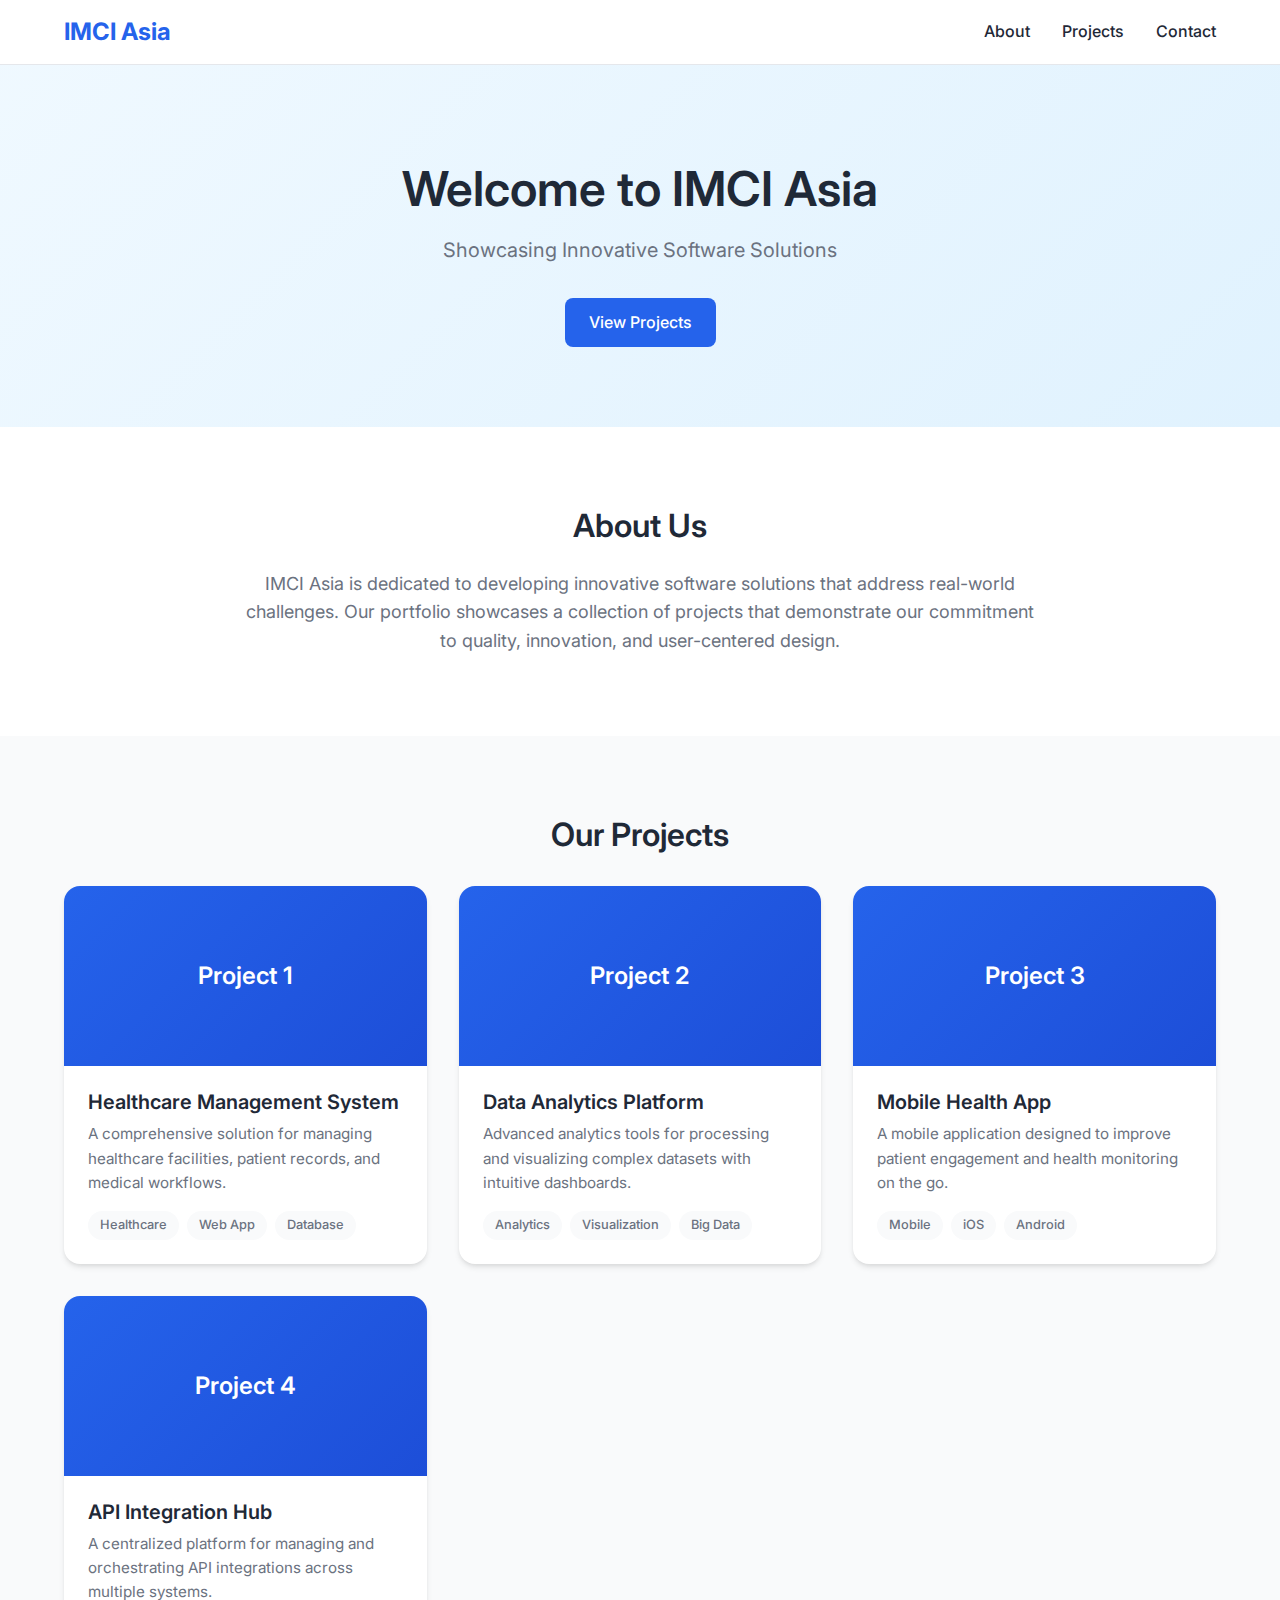
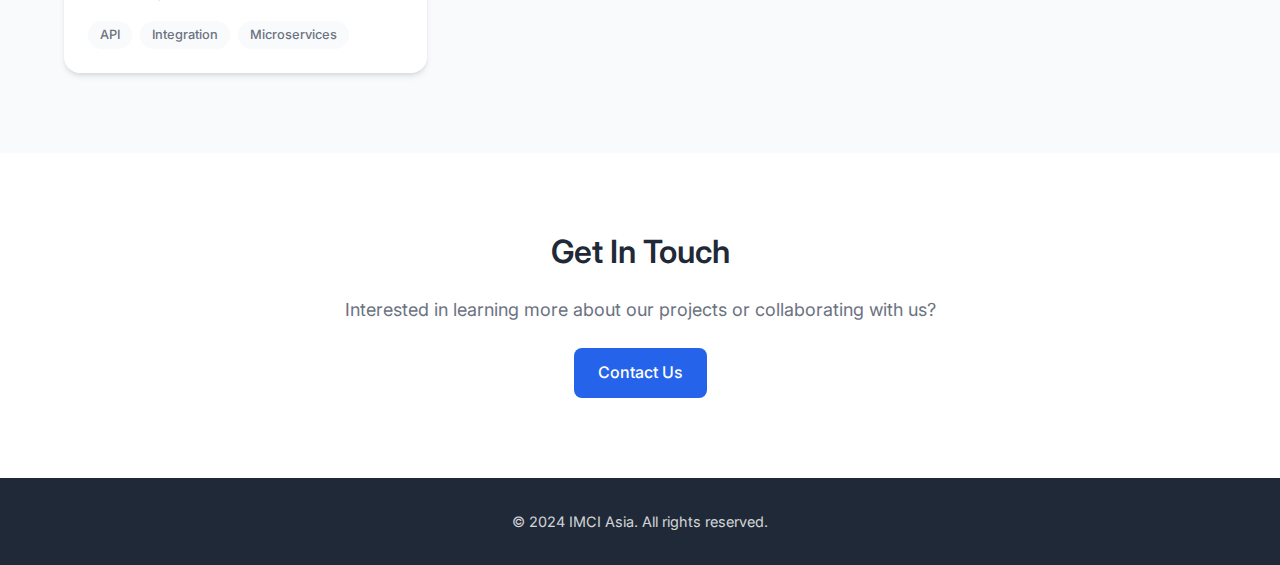
<file: index.html>
<!DOCTYPE html>
<html lang="en">
<head>
    <meta charset="UTF-8">
    <meta name="viewport" content="width=device-width, initial-scale=1.0">
    <title>IMCI Asia - Software Portfolio</title>
    <link rel="stylesheet" href="css/style.css">
    <link rel="preconnect" href="https://fonts.googleapis.com">
    <link rel="preconnect" href="https://fonts.gstatic.com" crossorigin>
    <link href="https://fonts.googleapis.com/css2?family=Inter:wght@300;400;500;600;700&display=swap" rel="stylesheet">
</head>
<body>
    <header class="header">
        <nav class="nav container">
            <a href="#" class="logo">IMCI Asia</a>
            <button class="nav-toggle" aria-label="Toggle navigation" aria-expanded="false">
                <span class="hamburger"></span>
            </button>
            <ul class="nav-links">
                <li><a href="#about">About</a></li>
                <li><a href="#projects">Projects</a></li>
                <li><a href="#contact">Contact</a></li>
            </ul>
        </nav>
    </header>

    <main>
        <section class="hero">
            <div class="container">
                <h1>Welcome to IMCI Asia</h1>
                <p class="hero-subtitle">Showcasing Innovative Software Solutions</p>
                <a href="#projects" class="btn btn-primary">View Projects</a>
            </div>
        </section>

        <section id="about" class="about section">
            <div class="container">
                <h2>About Us</h2>
                <p>IMCI Asia is dedicated to developing innovative software solutions that address real-world challenges. Our portfolio showcases a collection of projects that demonstrate our commitment to quality, innovation, and user-centered design.</p>
            </div>
        </section>

        <section id="projects" class="projects section">
            <div class="container">
                <h2>Our Projects</h2>
                <div class="projects-grid">
                    <article class="project-card">
                        <div class="project-image">
                            <div class="project-placeholder">Project 1</div>
                        </div>
                        <div class="project-content">
                            <h3>Healthcare Management System</h3>
                            <p>A comprehensive solution for managing healthcare facilities, patient records, and medical workflows.</p>
                            <div class="project-tags">
                                <span class="tag">Healthcare</span>
                                <span class="tag">Web App</span>
                                <span class="tag">Database</span>
                            </div>
                        </div>
                    </article>

                    <article class="project-card">
                        <div class="project-image">
                            <div class="project-placeholder">Project 2</div>
                        </div>
                        <div class="project-content">
                            <h3>Data Analytics Platform</h3>
                            <p>Advanced analytics tools for processing and visualizing complex datasets with intuitive dashboards.</p>
                            <div class="project-tags">
                                <span class="tag">Analytics</span>
                                <span class="tag">Visualization</span>
                                <span class="tag">Big Data</span>
                            </div>
                        </div>
                    </article>

                    <article class="project-card">
                        <div class="project-image">
                            <div class="project-placeholder">Project 3</div>
                        </div>
                        <div class="project-content">
                            <h3>Mobile Health App</h3>
                            <p>A mobile application designed to improve patient engagement and health monitoring on the go.</p>
                            <div class="project-tags">
                                <span class="tag">Mobile</span>
                                <span class="tag">iOS</span>
                                <span class="tag">Android</span>
                            </div>
                        </div>
                    </article>

                    <article class="project-card">
                        <div class="project-image">
                            <div class="project-placeholder">Project 4</div>
                        </div>
                        <div class="project-content">
                            <h3>API Integration Hub</h3>
                            <p>A centralized platform for managing and orchestrating API integrations across multiple systems.</p>
                            <div class="project-tags">
                                <span class="tag">API</span>
                                <span class="tag">Integration</span>
                                <span class="tag">Microservices</span>
                            </div>
                        </div>
                    </article>
                </div>
            </div>
        </section>

        <section id="contact" class="contact section">
            <div class="container">
                <h2>Get In Touch</h2>
                <p>Interested in learning more about our projects or collaborating with us?</p>
                <a href="mailto:contact@imciasia.com" class="btn btn-primary">Contact Us</a>
            </div>
        </section>
    </main>

    <footer class="footer">
        <div class="container">
            <p>&copy; 2024 IMCI Asia. All rights reserved.</p>
        </div>
    </footer>

    <script>
        // Mobile navigation toggle
        const navToggle = document.querySelector('.nav-toggle');
        const navLinks = document.querySelector('.nav-links');

        navToggle.addEventListener('click', () => {
            const isExpanded = navToggle.getAttribute('aria-expanded') === 'true';
            navToggle.setAttribute('aria-expanded', !isExpanded);
            navLinks.classList.toggle('nav-open');
        });

        // Close mobile menu when clicking a link
        document.querySelectorAll('.nav-links a').forEach(link => {
            link.addEventListener('click', () => {
                navToggle.setAttribute('aria-expanded', 'false');
                navLinks.classList.remove('nav-open');
            });
        });
    </script>
</body>
</html>
</file>
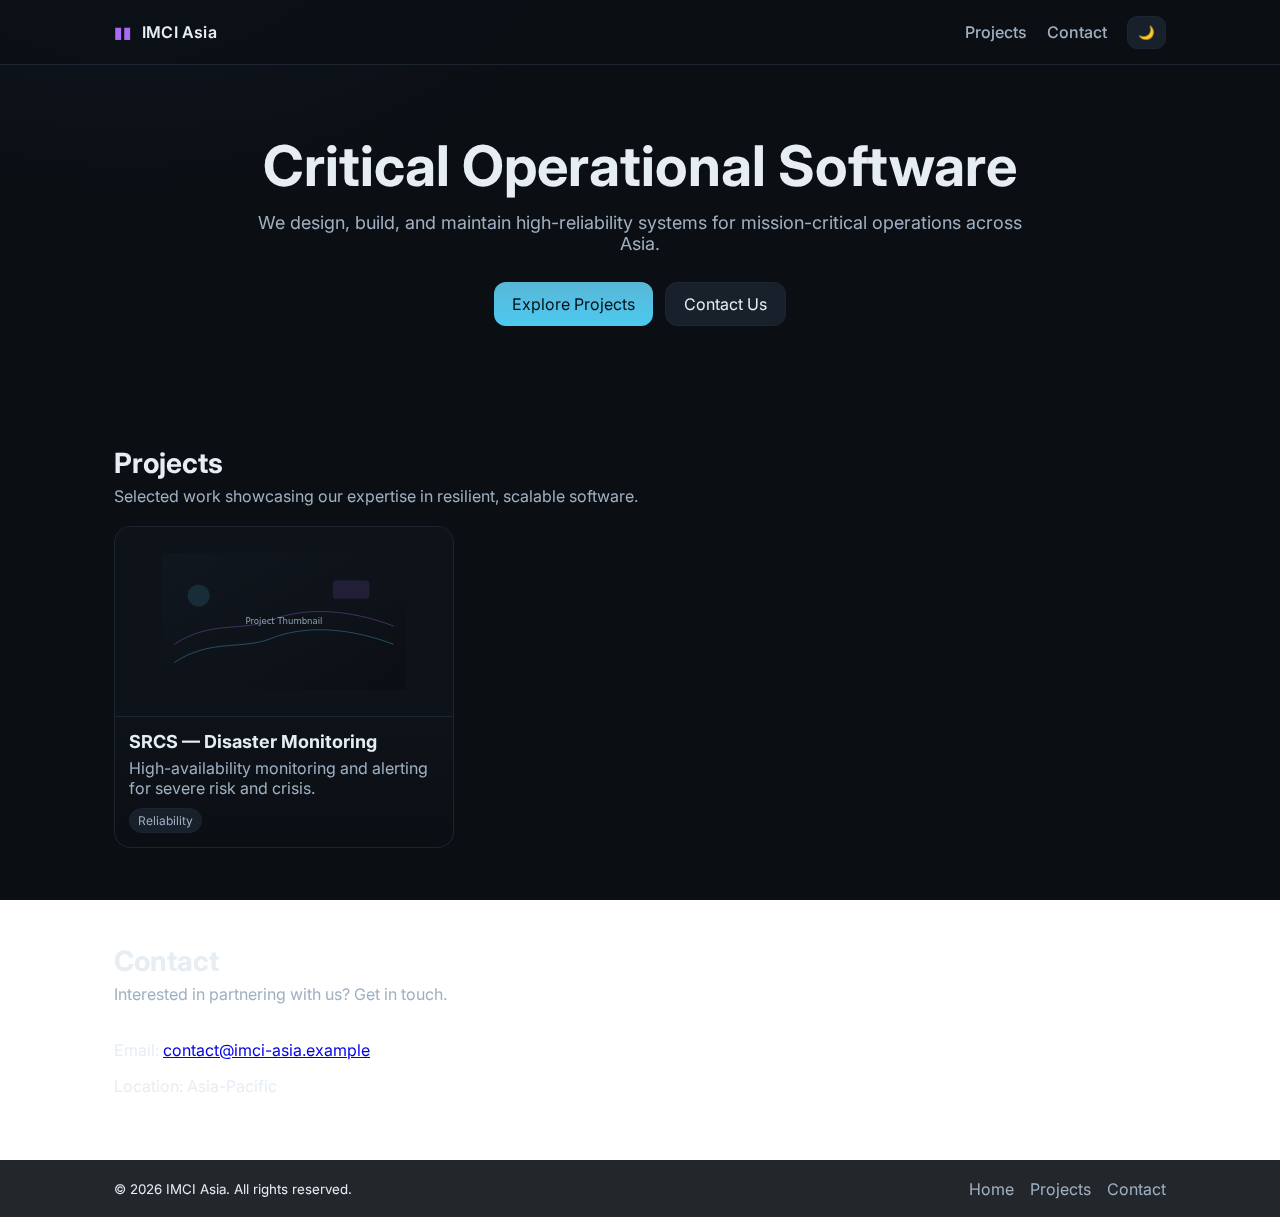
<file: docs/index.html>
<!doctype html>
<html lang="en">
  <head>
    <meta charset="utf-8" />
    <meta name="viewport" content="width=device-width, initial-scale=1" />
    <title>IMCI Asia — Critical Operational Software</title>
    <meta name="description" content="IMCI Asia builds critical operational software for demanding environments." />
    <link rel="preconnect" href="https://fonts.googleapis.com">
    <link rel="preconnect" href="https://fonts.gstatic.com" crossorigin>
    <link href="https://fonts.googleapis.com/css2?family=Inter:wght@400;500;600;700&display=swap" rel="stylesheet">
    <link rel="stylesheet" href="./styles/main.css" />
    <link rel="icon" href="./assets/favicon.svg" />
  </head>
  <body>
    <header class="site-header">
      <div class="container header-inner">
        <a class="logo" href="./index.html">
          <span class="logo-mark">▮▮</span>
          <span class="logo-text">IMCI Asia</span>
        </a>
        <nav class="nav">
          <a href="#projects">Projects</a>
          <a href="#contact">Contact</a>
          <button id="themeToggle" class="icon-button" aria-label="Toggle theme">🌙</button>
        </nav>
      </div>
    </header>

    <main>
      <section class="hero">
        <div class="container hero-inner">
          <h1>Critical Operational Software</h1>
          <p class="subtitle">We design, build, and maintain high-reliability systems for mission-critical operations across Asia.</p>
          <div class="hero-cta">
            <a class="button primary" href="#projects">Explore Projects</a>
            <a class="button" href="#contact">Contact Us</a>
          </div>
        </div>
      </section>

      <section id="projects" class="section">
        <div class="container">
          <div class="section-header">
            <h2>Projects</h2>
            <p>Selected work showcasing our expertise in resilient, scalable software.</p>
          </div>

          <div class="grid projects-grid">
            <a class="card project-card" href="./projects/disaster-monitoring.html">
              <div class="card-media">
                <img src="./assets/placeholder-1.svg" alt="Disaster Monitoring thumbnail" />
              </div>
              <div class="card-content">
                <h3>SRCS — Disaster Monitoring</h3>
                <p>High-availability monitoring and alerting for severe risk and crisis.</p>
                <span class="chip">Reliability</span>
              </div>
            </a>

            <!-- Duplicate cards for more projects; see README for instructions -->
          </div>
        </div>
      </section>

      <section id="contact" class="section">
        <div class="container">
          <div class="section-header">
            <h2>Contact</h2>
            <p>Interested in partnering with us? Get in touch.</p>
          </div>
          <div class="contact">
            <div>
              <p>Email: <a href="mailto:contact@imci-asia.example">contact@imci-asia.example</a></p>
              <p>Location: Asia-Pacific</p>
            </div>
          </div>
        </div>
      </section>
    </main>

    <footer class="site-footer">
      <div class="container footer-inner">
        <small>© <span id="year"></span> IMCI Asia. All rights reserved.</small>
        <div class="footer-links">
          <a href="./index.html">Home</a>
          <a href="#projects">Projects</a>
          <a href="#contact">Contact</a>
        </div>
      </div>
    </footer>

    <script src="./scripts/main.js"></script>
  </body>
</html>
</file>
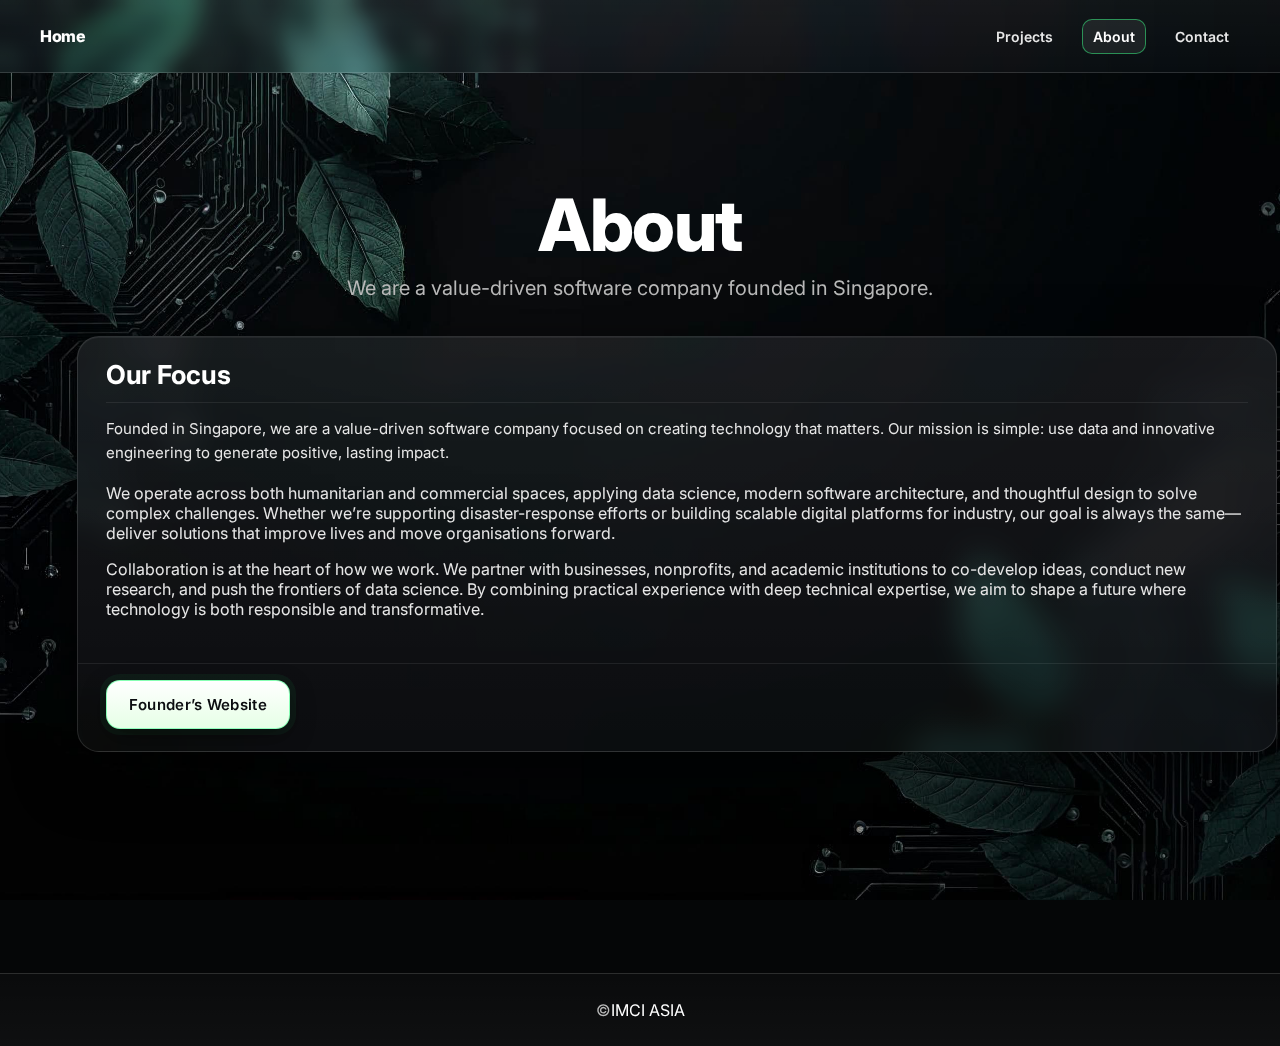
<file: about.html>
<!DOCTYPE html>
<html lang="en">
  <head>
    <meta charset="UTF-8" />
    <meta name="viewport" content="width=device-width, initial-scale=1" />
    <title>About • IMCI ASIA</title>
    <link rel="preconnect" href="https://fonts.googleapis.com">
    <link rel="preconnect" href="https://fonts.gstatic.com" crossorigin>
    <link href="https://fonts.googleapis.com/css2?family=Inter:wght@300;400;600;800&display=swap" rel="stylesheet">
    <link rel="stylesheet" href="assets/css/style.css" />
    
  </head>
  <body>
    <header class="site-header">
      <div class="header-inner">
        <a class="brand" href="index.html" aria-label="Home">Home</a>
        <nav class="site-nav" aria-label="Primary">
          <a href="projects.html">Projects</a>
          <a href="about.html" aria-current="page">About</a>
          <a href="contact.html">Contact</a>
        </nav>
      </div>
    </header>

    <main class="page">
      <header class="page-header">
        <h1 class="page-title">About</h1>
        <p class="page-subtitle">We are a value-driven software company founded in Singapore.</p>
      </header>

      <section class="cards" style="grid-template-columns: 1fr;">
        <article class="card">
          <div class="card-body">
            <h2 class="card-title">Our Focus</h2>
            <p class="card-desc">Founded in Singapore, we are a value-driven software company focused on creating technology that matters. Our mission is simple: use data and innovative engineering to generate positive, lasting impact.</p>
            <p>We operate across both humanitarian and commercial spaces, applying data science, modern software architecture, and thoughtful design to solve complex challenges. Whether we’re supporting disaster-response efforts or building scalable digital platforms for industry, our goal is always the same—deliver solutions that improve lives and move organisations forward.</p>
            <p>Collaboration is at the heart of how we work. We partner with businesses, nonprofits, and academic institutions to co-develop ideas, conduct new research, and push the frontiers of data science. By combining practical experience with deep technical expertise, we aim to shape a future where technology is both responsible and transformative.</p>
          </div>
          <div class="card-footer">
            <a class="btn" href="https://example.com" target="_blank" rel="noopener" aria-label="Visit founder's website">Founder’s Website</a>
          </div>
        </article>
      </section>
    </main>

    <footer class="site-footer">
      <div class="footer-inner">© <span>IMCI ASIA</span></div>
    </footer>
  </body>
</html>
</file>
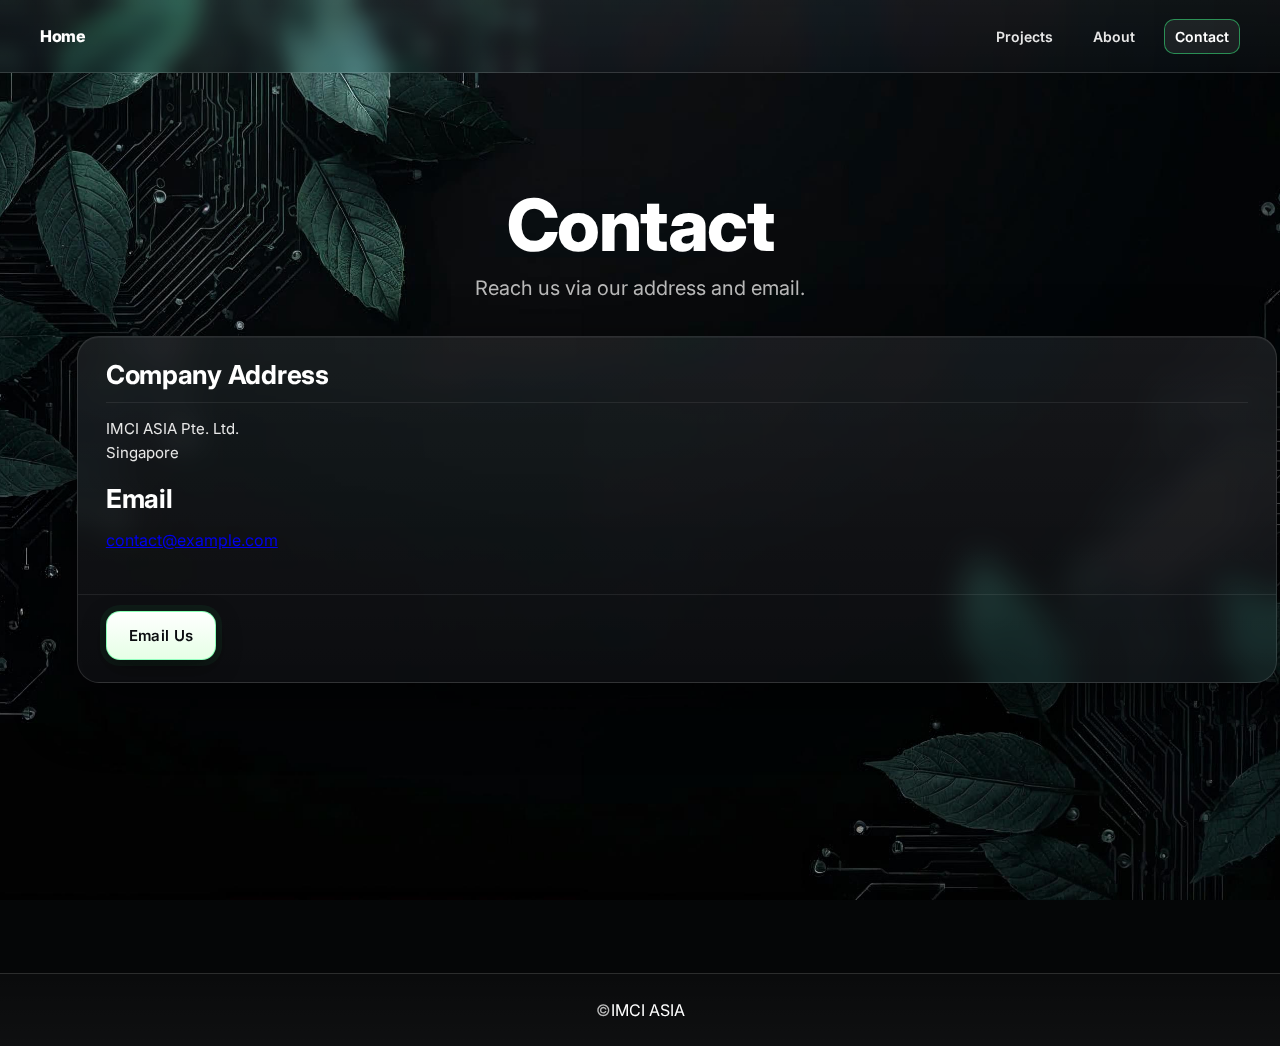
<file: contact.html>
<!DOCTYPE html>
<html lang="en">
  <head>
    <meta charset="UTF-8" />
    <meta name="viewport" content="width=device-width, initial-scale=1" />
    <title>Contact • IMCI ASIA</title>
    <link rel="preconnect" href="https://fonts.googleapis.com">
    <link rel="preconnect" href="https://fonts.gstatic.com" crossorigin>
    <link href="https://fonts.googleapis.com/css2?family=Inter:wght@300;400;600;800&display=swap" rel="stylesheet">
    <link rel="stylesheet" href="assets/css/style.css" />
    
  </head>
  <body>
    <header class="site-header">
      <div class="header-inner">
        <a class="brand" href="index.html" aria-label="Home">Home</a>
        <nav class="site-nav" aria-label="Primary">
          <a href="projects.html">Projects</a>
          <a href="about.html">About</a>
          <a href="contact.html" aria-current="page">Contact</a>
        </nav>
      </div>
    </header>

    <main class="page">
      <header class="page-header">
        <h1 class="page-title">Contact</h1>
        <p class="page-subtitle">Reach us via our address and email.</p>
      </header>

      <section class="cards" style="grid-template-columns: 1fr;">
        <article class="card">
          <div class="card-body">
            <h2 class="card-title">Company Address</h2>
            <p class="card-desc">IMCI ASIA Pte. Ltd.<br>Singapore</p>
            <h2 class="card-title" style="margin-top:18px;">Email</h2>
            <p><a href="mailto:contact@example.com">contact@example.com</a></p>
          </div>
          <div class="card-footer">
            <a class="btn" href="mailto:contact@example.com" aria-label="Email IMCI ASIA">Email Us</a>
          </div>
        </article>
      </section>
    </main>

    <footer class="site-footer">
      <div class="footer-inner">© <span>IMCI ASIA</span></div>
    </footer>
  </body>
</html>
</file>
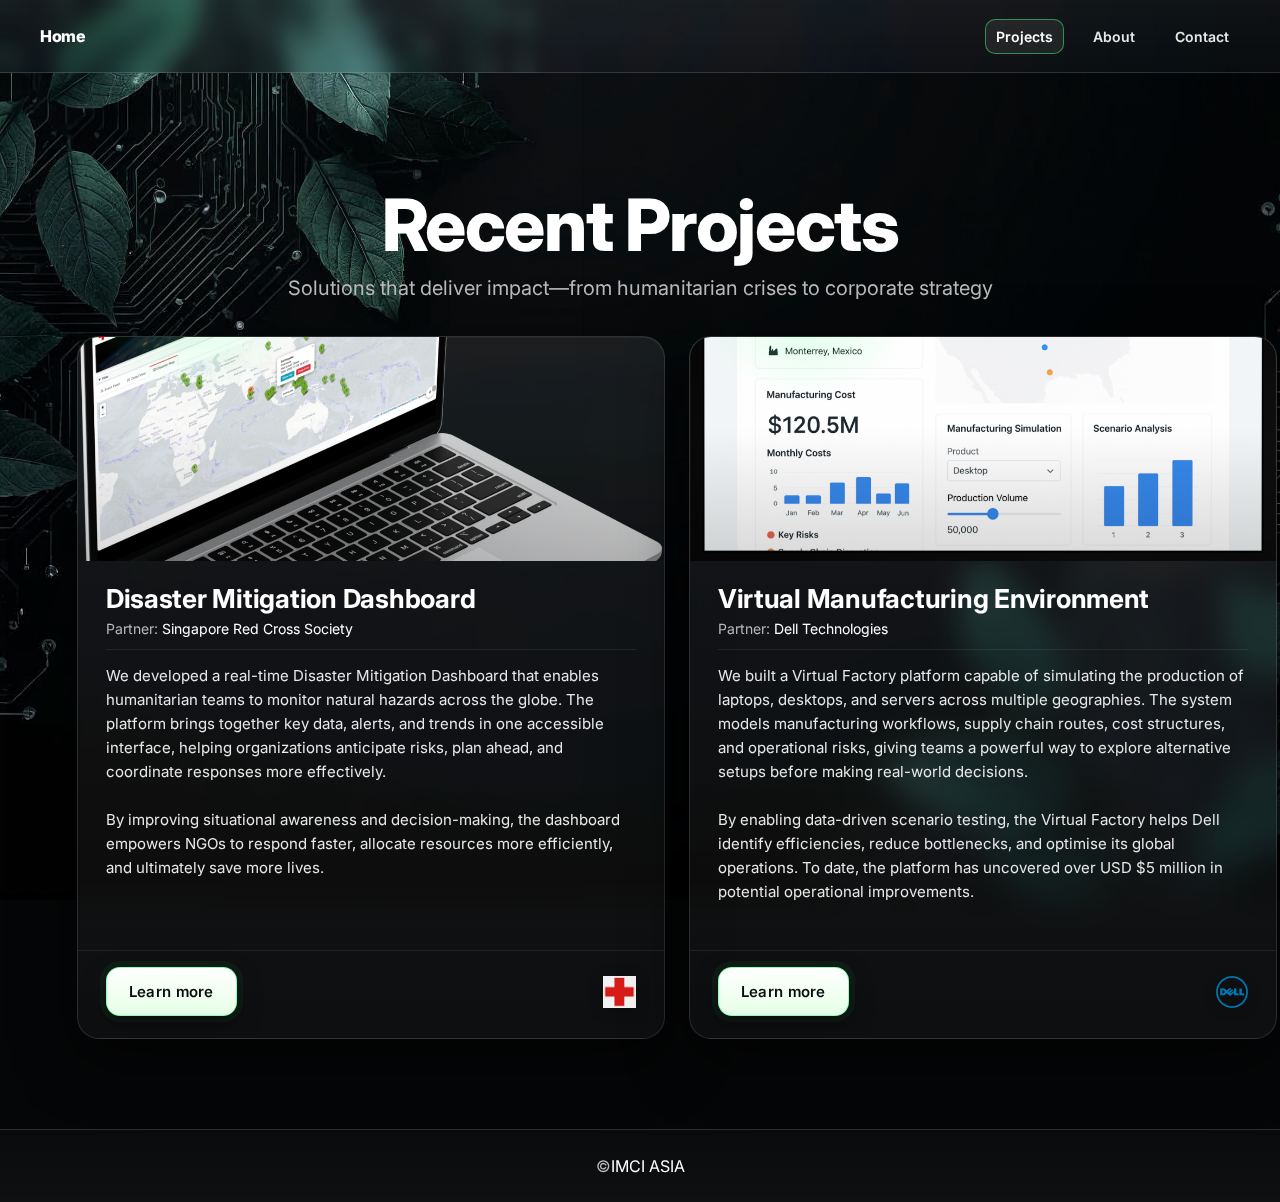
<file: projects.html>
<!DOCTYPE html>
<html lang="en">
  <head>
    <meta charset="UTF-8" />
    <meta name="viewport" content="width=device-width, initial-scale=1" />
    <title>Projects • IMCI ASIA</title>
    <link rel="preconnect" href="https://fonts.googleapis.com">
    <link rel="preconnect" href="https://fonts.gstatic.com" crossorigin>
    <link href="https://fonts.googleapis.com/css2?family=Inter:wght@300;400;600;800&display=swap" rel="stylesheet">
    <link rel="stylesheet" href="assets/css/style.css" />
    
  </head>
  <body>
    <header class="site-header">
      <div class="header-inner">
        <a class="brand" href="index.html" aria-label="Home">Home</a>
        <nav class="site-nav" aria-label="Primary">
          <a href="projects.html" aria-current="page">Projects</a>
          <a href="about.html">About</a>
          <a href="contact.html">Contact</a>
        </nav>
      </div>
    </header>
    

    <main class="page">
      <header class="page-header">
        <h1 class="page-title">Recent Projects</h1>
        <p class="page-subtitle">Solutions that deliver impact—from humanitarian crises to corporate strategy</p>
      </header>

      <section class="cards">
        <article class="card">
          <div class="card-media">
            <img src="assets/screenshots/1_main.png" alt="Disaster Mitigation Dashboard screenshot" loading="lazy" />
          </div>
          <div class="card-body">
            <h2 class="card-title">Disaster Mitigation Dashboard</h2>
            <div class="card-partner">Partner: <span>Singapore Red Cross Society</span></div>
            <p class="card-desc">We developed a real-time Disaster Mitigation Dashboard that enables humanitarian teams to monitor natural hazards across the globe. The platform brings together key data, alerts, and trends in one accessible interface, helping organizations anticipate risks, plan ahead, and coordinate responses more effectively. <br> <br> By improving situational awareness and decision-making, the dashboard empowers NGOs to respond faster, allocate resources more efficiently, and ultimately save more lives.</p>
          </div>
          <div class="card-footer">
            <a class="btn" href="#" aria-label="Learn more about Disaster Mitigation Dashboard">Learn more</a>
            <img class="partner-logo" src="assets/screenshots/1_logo.jpg" alt="Singapore Red Cross Society logo" />
          </div>
        </article>

        <article class="card">
          <div class="card-media">
            <img src="assets/screenshots/2_main.png" alt="Should Costing Virtual Manufacturing Environment screenshot" loading="lazy" />
          </div>
          <div class="card-body">
            <h2 class="card-title">Virtual Manufacturing Environment</h2>
            <div class="card-partner">Partner: <span>Dell Technologies</span></div>
            <p class="card-desc">We built a Virtual Factory platform capable of simulating the production of laptops, desktops, and servers across multiple geographies. The system models manufacturing workflows, supply chain routes, cost structures, and operational risks, giving teams a powerful way to explore alternative setups before making real-world decisions. <br><br> By enabling data-driven scenario testing, the Virtual Factory helps Dell identify efficiencies, reduce bottlenecks, and optimise its global operations. To date, the platform has uncovered over USD $5 million in potential operational improvements.</p>
          </div>
           <div class="card-footer">
             <a class="btn" href="#" aria-label="Learn more about the Virtual Manufacturing Environment">Learn more</a>
             <img class="partner-logo" src="assets/screenshots/2_logo.png" alt="Dell Technologies logo" />
           </div>
        </article>
      </section>
    </main>
    <footer class="site-footer">
      <div class="footer-inner">© <span>IMCI ASIA</span></div>
    </footer>
  </body>
</html>
</file>
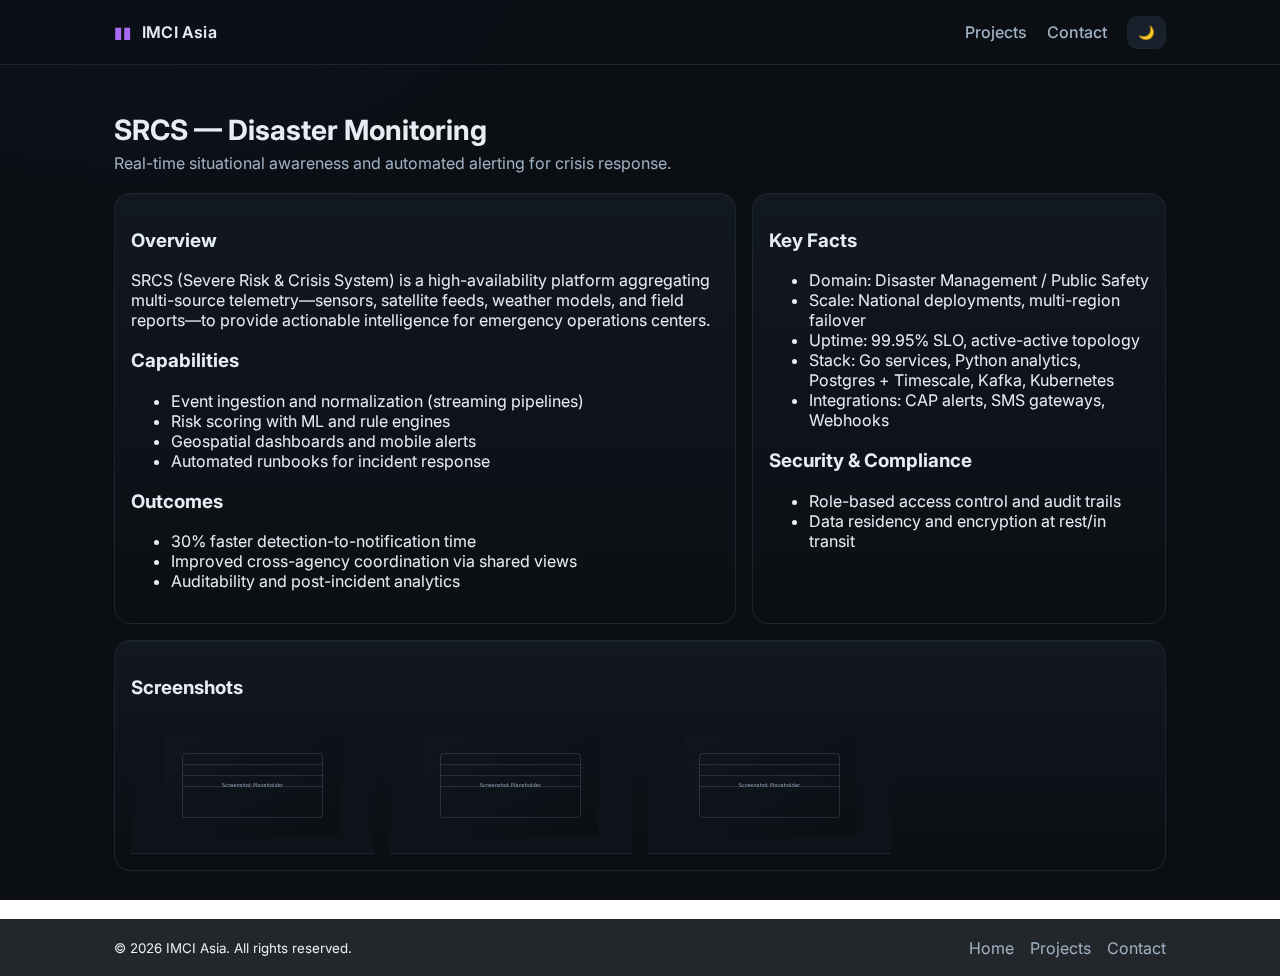
<file: docs/projects/disaster-monitoring.html>
<!doctype html>
<html lang="en">
  <head>
    <meta charset="utf-8" />
    <meta name="viewport" content="width=device-width, initial-scale=1" />
    <title>SRCS — Disaster Monitoring | IMCI Asia</title>
    <meta name="description" content="High-availability monitoring and alerting platform for severe risk and crisis situations (SRCS)." />
    <link rel="preconnect" href="https://fonts.googleapis.com">
    <link rel="preconnect" href="https://fonts.gstatic.com" crossorigin>
    <link href="https://fonts.googleapis.com/css2?family=Inter:wght@400;500;600;700&display=swap" rel="stylesheet">
    <link rel="stylesheet" href="../styles/main.css" />
    <link rel="icon" href="../assets/favicon.svg" />
  </head>
  <body>
    <header class="site-header">
      <div class="container header-inner">
        <a class="logo" href="../index.html">
          <span class="logo-mark">▮▮</span>
          <span class="logo-text">IMCI Asia</span>
        </a>
        <nav class="nav">
          <a href="../index.html#projects">Projects</a>
          <a href="../index.html#contact">Contact</a>
          <button id="themeToggle" class="icon-button" aria-label="Toggle theme">🌙</button>
        </nav>
      </div>
    </header>

    <main>
      <section class="section">
        <div class="container">
          <div class="section-header">
            <h2>SRCS — Disaster Monitoring</h2>
            <p>Real-time situational awareness and automated alerting for crisis response.</p>
          </div>

          <div class="grid" style="grid-template-columns: 1.2fr 0.8fr;">
            <div class="card" style="padding: 16px;">
              <h3>Overview</h3>
              <p class="muted">SRCS (Severe Risk & Crisis System) is a high-availability platform aggregating multi-source telemetry—sensors, satellite feeds, weather models, and field reports—to provide actionable intelligence for emergency operations centers.</p>
              <h3>Capabilities</h3>
              <ul>
                <li>Event ingestion and normalization (streaming pipelines)</li>
                <li>Risk scoring with ML and rule engines</li>
                <li>Geospatial dashboards and mobile alerts</li>
                <li>Automated runbooks for incident response</li>
              </ul>
              <h3>Outcomes</h3>
              <ul>
                <li>30% faster detection-to-notification time</li>
                <li>Improved cross-agency coordination via shared views</li>
                <li>Auditability and post-incident analytics</li>
              </ul>
            </div>
            <div class="card" style="padding: 16px;">
              <h3>Key Facts</h3>
              <ul>
                <li>Domain: Disaster Management / Public Safety</li>
                <li>Scale: National deployments, multi-region failover</li>
                <li>Uptime: 99.95% SLO, active-active topology</li>
                <li>Stack: Go services, Python analytics, Postgres + Timescale, Kafka, Kubernetes</li>
                <li>Integrations: CAP alerts, SMS gateways, Webhooks</li>
              </ul>
              <h3>Security & Compliance</h3>
              <ul>
                <li>Role-based access control and audit trails</li>
                <li>Data residency and encryption at rest/in transit</li>
              </ul>
            </div>
          </div>

          <div class="card" style="margin-top: 16px; padding: 16px;">
            <h3>Screenshots</h3>
            <div class="grid" style="grid-template-columns: repeat(auto-fill, minmax(240px, 1fr));">
              <div class="card-media"><img src="../assets/placeholder-2.svg" alt="Incident map view"></div>
              <div class="card-media"><img src="../assets/placeholder-2.svg" alt="Alert timeline"></div>
              <div class="card-media"><img src="../assets/placeholder-2.svg" alt="Operations dashboard"></div>
            </div>
          </div>

        </div>
      </section>
    </main>

    <footer class="site-footer">
      <div class="container footer-inner">
        <small>© <span id="year"></span> IMCI Asia. All rights reserved.</small>
        <div class="footer-links">
          <a href="../index.html">Home</a>
          <a href="../index.html#projects">Projects</a>
          <a href="../index.html#contact">Contact</a>
        </div>
      </div>
    </footer>

    <script src="../scripts/main.js"></script>
  </body>
</html>
</file>
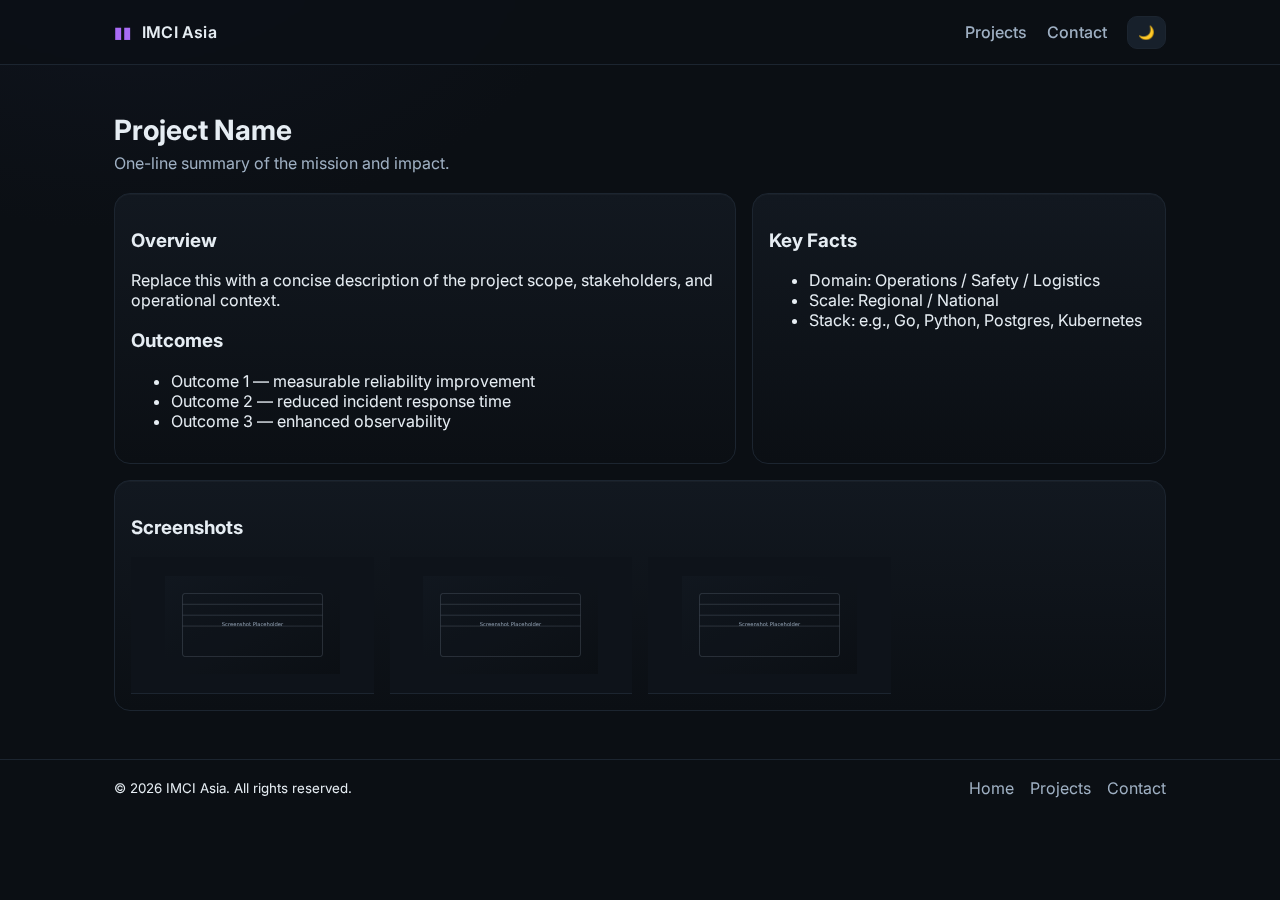
<file: docs/projects/template.html>
<!doctype html>
<html lang="en">
  <head>
    <meta charset="utf-8" />
    <meta name="viewport" content="width=device-width, initial-scale=1" />
    <title>Project Name — IMCI Asia</title>
    <meta name="description" content="Project description for a critical operational software system." />
    <link rel="preconnect" href="https://fonts.googleapis.com">
    <link rel="preconnect" href="https://fonts.gstatic.com" crossorigin>
    <link href="https://fonts.googleapis.com/css2?family=Inter:wght@400;500;600;700&display=swap" rel="stylesheet">
    <link rel="stylesheet" href="../styles/main.css" />
    <link rel="icon" href="../assets/favicon.svg" />
  </head>
  <body>
    <header class="site-header">
      <div class="container header-inner">
        <a class="logo" href="../index.html">
          <span class="logo-mark">▮▮</span>
          <span class="logo-text">IMCI Asia</span>
        </a>
        <nav class="nav">
          <a href="../index.html#projects">Projects</a>
          <a href="../index.html#contact">Contact</a>
          <button id="themeToggle" class="icon-button" aria-label="Toggle theme">🌙</button>
        </nav>
      </div>
    </header>

    <main>
      <section class="section">
        <div class="container">
          <div class="section-header">
            <h2>Project Name</h2>
            <p>One-line summary of the mission and impact.</p>
          </div>

          <div class="grid" style="grid-template-columns: 1.2fr 0.8fr;">
            <div class="card" style="padding: 16px;">
              <h3>Overview</h3>
              <p class="muted">Replace this with a concise description of the project scope, stakeholders, and operational context.</p>
              <h3>Outcomes</h3>
              <ul>
                <li>Outcome 1 — measurable reliability improvement</li>
                <li>Outcome 2 — reduced incident response time</li>
                <li>Outcome 3 — enhanced observability</li>
              </ul>
            </div>
            <div class="card" style="padding: 16px;">
              <h3>Key Facts</h3>
              <ul>
                <li>Domain: Operations / Safety / Logistics</li>
                <li>Scale: Regional / National</li>
                <li>Stack: e.g., Go, Python, Postgres, Kubernetes</li>
              </ul>
            </div>
          </div>

          <div class="card" style="margin-top: 16px; padding: 16px;">
            <h3>Screenshots</h3>
            <div class="grid" style="grid-template-columns: repeat(auto-fill, minmax(240px, 1fr));">
              <div class="card-media"><img src="../assets/placeholder-2.svg" alt="Screenshot placeholder"></div>
              <div class="card-media"><img src="../assets/placeholder-2.svg" alt="Screenshot placeholder"></div>
              <div class="card-media"><img src="../assets/placeholder-2.svg" alt="Screenshot placeholder"></div>
            </div>
          </div>

        </div>
      </section>
    </main>

    <footer class="site-footer">
      <div class="container footer-inner">
        <small>© <span id="year"></span> IMCI Asia. All rights reserved.</small>
        <div class="footer-links">
          <a href="../index.html">Home</a>
          <a href="../index.html#projects">Projects</a>
          <a href="../index.html#contact">Contact</a>
        </div>
      </div>
    </footer>

    <script src="../scripts/main.js"></script>
  </body>
</html>
</file>
<file: docs/styles/main.css>
:root {
  --bg: #0b0f14;
  --bg-elev: #121820;
  --text: #e6edf3;
  --muted: #9fb0c3;
  --primary: #4cc9f0;
  --primary-ink: #061017;
  --accent: #a96bf5;
  --border: #1c2530;
  --chip: #17202b;
}

* { box-sizing: border-box; }
html, body { height: 100%; }
body {
  margin: 0;
  font-family: Inter, system-ui, -apple-system, Segoe UI, Roboto, Helvetica, Arial, "Apple Color Emoji", "Segoe UI Emoji";
  color: var(--text);
  background: radial-gradient(1200px 800px at 10% -10%, #101520 0%, var(--bg) 40%) no-repeat fixed;
}

.container { max-width: 1100px; margin: 0 auto; padding: 0 24px; }

/* Header */
.site-header { position: sticky; top: 0; backdrop-filter: saturate(140%) blur(8px); background: color-mix(in oklab, var(--bg) 80%, transparent); border-bottom: 1px solid var(--border); z-index: 50; }
.header-inner { display: flex; align-items: center; justify-content: space-between; height: 64px; }
.logo { display: inline-flex; align-items: center; gap: 10px; text-decoration: none; color: var(--text); font-weight: 600; letter-spacing: 0.2px; }
.logo-mark { display: inline-block; color: var(--accent); }
.nav { display: flex; align-items: center; gap: 20px; }
.nav a { color: var(--muted); text-decoration: none; font-weight: 500; }
.nav a:hover { color: var(--text); }
.icon-button { background: var(--chip); color: var(--muted); border: 1px solid var(--border); border-radius: 10px; padding: 8px 10px; cursor: pointer; }

/* Hero */
.hero { padding: 72px 0; background: linear-gradient(180deg, transparent 0%, var(--bg) 100%); }
.hero-inner { text-align: center; }
.hero h1 { font-size: clamp(32px, 6vw, 56px); line-height: 1.05; margin: 0 0 16px; }
.subtitle { color: var(--muted); font-size: 18px; max-width: 800px; margin: 0 auto; }
.hero-cta { margin-top: 28px; display: flex; gap: 12px; justify-content: center; }

.button { display: inline-flex; align-items: center; justify-content: center; height: 44px; padding: 0 18px; border-radius: 12px; border: 1px solid var(--border); color: var(--text); text-decoration: none; background: var(--chip); }
.button.primary { background: linear-gradient(180deg, color-mix(in oklab, var(--primary) 80%, #fff 8%), var(--primary)); color: var(--primary-ink); border: none; }
.button.primary:hover { filter: brightness(1.05); }
.button:hover { border-color: color-mix(in oklab, var(--border) 60%, var(--primary) 40%); }

/* Sections */
.section { padding: 48px 0; }
.section-header { margin-bottom: 20px; }
.section-header h2 { font-size: 28px; margin: 0 0 6px; }
.section-header p { margin: 0; color: var(--muted); }

/* Grid */
.grid { display: grid; gap: 16px; }
.projects-grid { grid-template-columns: repeat(auto-fill, minmax(260px, 1fr)); }

/* Cards */
.card { display: block; border: 1px solid var(--border); border-radius: 16px; overflow: hidden; background: linear-gradient(180deg, var(--bg-elev), var(--bg)); box-shadow: 0 1px 0 rgba(255,255,255,0.03) inset; text-decoration: none; color: var(--text); }
.card-media { aspect-ratio: 16 / 9; background: #0e131a; border-bottom: 1px solid var(--border); display: grid; place-items: center; }
.card-media img { width: 72%; opacity: 0.9; }
.card-content { padding: 14px; }
.card-content h3 { margin: 0 0 6px; font-size: 18px; }
.card-content p { margin: 0 0 10px; color: var(--muted); }
.chip { display: inline-block; font-size: 12px; color: var(--muted); background: var(--chip); border: 1px solid var(--border); padding: 4px 8px; border-radius: 999px; }
.card:hover { transform: translateY(-2px); transition: transform 150ms ease, border-color 150ms ease; border-color: color-mix(in oklab, var(--border) 70%, var(--accent) 30%); }

/* Contact */
.contact { display: grid; grid-template-columns: 1fr; gap: 16px; }

/* Footer */
.site-footer { border-top: 1px solid var(--border); padding: 18px 0; background: color-mix(in oklab, var(--bg) 90%, transparent); }
.footer-inner { display: flex; align-items: center; justify-content: space-between; gap: 12px; }
.footer-links { display: flex; gap: 16px; }
.footer-links a { color: var(--muted); text-decoration: none; }
.footer-links a:hover { color: var(--text); }

/* Responsive tweaks */
@media (max-width: 680px) {
  .header-inner { padding: 0 4px; }
  .nav { gap: 12px; }
}
</file>
<file: assets/css/style.css>
/* Base: Futuristic dark-mode UI with neon green accents */
:root {
	--bg: #0b0d10;
	--bg-deep: #050607;
	--text: #e7e7e7;
	--text-muted: #b9b9b9;
	--accent: #39ff88; /* neon green */
	--accent-2: #00ffa3;
	--panel: rgba(255, 255, 255, 0.06); /* glass */
	--panel-border: rgba(255, 255, 255, 0.12);
	--shadow: 0 20px 60px rgba(0, 0, 0, 0.6);
}

* { box-sizing: border-box; }
html, body { height: 100%; }
body {
	margin: 0;
	font-family: 'Inter', system-ui, -apple-system, Segoe UI, Roboto, Ubuntu, Cantarell, 'Helvetica Neue', Arial, sans-serif;
	color: var(--text);
	/* Path is relative to this CSS file in assets/css */
	background: url('../images/bg.jpg') center / cover no-repeat, var(--bg-deep);
	-webkit-font-smoothing: antialiased;
	-moz-osx-font-smoothing: grayscale;
}

/* Minimal global header/footer */
.site-header {
	position: sticky; top: 0; z-index: 10;
	backdrop-filter: saturate(140%) blur(10px);
	-webkit-backdrop-filter: saturate(140%) blur(10px);
	background: linear-gradient(180deg, rgba(255,255,255,0.06), rgba(255,255,255,0.03));
	border-bottom: 1px solid var(--panel-border);
}
.header-inner {
	height: 72px;
	display: flex; align-items: center; justify-content: space-between;
	width: min(1200px, 94vw);
	margin: 0 auto;
}
.brand {
	color: #fff; text-decoration: none;
	font-weight: 800; letter-spacing: -0.02em;
	display: inline-flex; align-items: center; gap: 10px;
}
.brand:hover { text-shadow: 0 0 16px rgba(57,255,136,0.2); }
.brand-logo {
	height: 44px; width: auto;
	display: block;
	filter: drop-shadow(0 2px 8px rgba(0,0,0,0.5));
}

@media (max-width: 560px) {
	.header-inner { height: 64px; }
	.brand-logo { height: 36px; }
}
.site-nav { display: flex; gap: 18px; align-items: center; }
.site-nav a {
	color: var(--text);
	text-decoration: none;
	font-weight: 600;
	font-size: 14px;
	padding: 8px 10px;
	border-radius: 10px;
	border: 1px solid transparent;
	transition: color .2s ease, background .2s ease, border-color .2s ease;
}
.site-nav a:hover { color: #fff; border-color: rgba(57,255,136,0.35); background: rgba(255,255,255,0.05); }
.site-nav a[aria-current="page"] { color: #fff; border-color: rgba(57,255,136,0.5); background: rgba(255,255,255,0.07); }

.site-footer {
	border-top: 1px solid var(--panel-border);
	background: linear-gradient(0deg, rgba(255,255,255,0.04), rgba(255,255,255,0.02));
}
.footer-inner {
	width: min(1200px, 94vw);
	margin: 0 auto;
	height: 72px; display: flex; align-items: center; justify-content: center;
	color: var(--text-muted);
}
.footer-inner span { color: #fff; }

/* Ambient background elements removed to prioritize body background image */

/* Layout */
.hero {
	min-height: 100vh;
	display: grid;
	place-items: center;
	padding: 8vh 6vw;
}

/* Centered header elements on homepage */
.hero-header {
	text-align: center;
	margin: 0 auto 28px;
}
.hero-header .title { margin-left: auto; margin-right: auto; }
.hero-header .subtitle { margin-left: auto; margin-right: auto; }

/* Removed glass hero panel to place buttons under header */

/* Typographic scale */
.title {
	margin: 0 0 12px;
	font-size: clamp(40px, 7vw, 96px);
	font-weight: 800;
	letter-spacing: -0.02em;
	line-height: 1.02;
	color: #fff;
	text-shadow: 0 2px 20px rgba(57,255,136,0.2);
}

.subtitle {
	margin: 0 0 28px;
	font-size: clamp(16px, 2.2vw, 22px);
	font-weight: 400;
	color: var(--text-muted);
	max-width: 950px;
}

/* Homepage main logo */
.main-logo {
	display: block;
	width: min(420px, 50%);
	height: auto;
	margin: 0 auto 18px;
	filter: drop-shadow(0 16px 40px rgba(0,0,0,0.5)) saturate(120%);
}

/* Navigation */
.nav { display: flex; gap: 16px; flex-wrap: wrap; }
.nav-center { justify-content: center; }
.btn {
	--glow: rgba(57,255,136,0.5);
	display: inline-flex;
	align-items: center;
	justify-content: center;
	padding: 14px 22px;
	font-size: 15px;
	font-weight: 600;
	letter-spacing: 0.02em;
	color: #0b0d10;
	background: linear-gradient(180deg, #ffffff, #e6ffe6);
	border-radius: 14px;
	border: 1px solid rgba(57,255,136,0.55);
	box-shadow: 0 8px 24px rgba(0,0,0,0.45), 0 0 0 6px rgba(57,255,136,0.06);
	text-decoration: none;
	transform: translateZ(0);
	transition: transform 240ms cubic-bezier(.2,.8,.2,1), box-shadow 240ms ease, background 240ms ease;
}
.btn:hover {
	transform: translateY(-2px);
	box-shadow: 0 14px 36px rgba(0,0,0,0.55), 0 0 0 8px rgba(57,255,136,0.12);
	background: linear-gradient(180deg, #ffffff, #d8ffd8);
}
.btn:active { transform: translateY(0); }

/* High-contrast minimal link focus */
.btn:focus-visible {
	outline: none;
	box-shadow: 0 0 0 3px #000, 0 0 0 6px var(--accent);
}

/* Reduce motion for users who prefer it */
@media (prefers-reduced-motion: reduce) {
	.btn { transition: none; }
}

/* Projects page layout */
.page {
	min-height: 100vh;
	padding: 12vh 6vw 10vh;
}

.page-header {
	width: min(1100px, 92vw);
	margin: 0 auto 36px;
	text-align: center;
}

.page-title {
	margin: 0 0 8px;
	font-size: clamp(32px, 6vw, 72px);
	font-weight: 800;
	color: #fff; /* minimal white */
	letter-spacing: -0.02em;
}

.page-subtitle {
	margin: 0 auto;
	font-size: clamp(15px, 2vw, 20px);
	color: var(--text-muted);
	max-width: 900px;
}

.cards {
	width: min(1200px, 94vw);
	margin: 36px auto 0;
	display: grid;
	grid-template-columns: 1fr;
	gap: 24px;
}

@media (min-width: 900px) {
	.cards { grid-template-columns: 1fr 1fr; }
}

/* Global mobile gutters to ensure centered, equal margins */
@media (max-width: 560px) {
	.hero { padding-left: 16px; padding-right: 16px; }
	.page { padding-left: 16px; padding-right: 16px; }
	.page-header { width: 100%; }
	.cards { width: 100%; }
}

.card {
	background: linear-gradient(180deg, rgba(255,255,255,0.08) 0%, rgba(255,255,255,0.04) 100%);
	backdrop-filter: saturate(140%) blur(16px);
	-webkit-backdrop-filter: saturate(140%) blur(16px);
	border: 1px solid var(--panel-border);
	border-radius: 22px;
	box-shadow: var(--shadow), inset 0 1px 0 rgba(255,255,255,0.06);
	overflow: hidden;
	display: grid;
	grid-template-rows: auto 1fr auto;
}

.card-media { position: relative; overflow: hidden; }
.card-media::after {
	content: '';
	position: absolute; inset: 0;
	background: linear-gradient(180deg, rgba(0,0,0,0) 40%, rgba(0,0,0,0.15) 100%),
							radial-gradient(30% 60% at 20% -10%, rgba(57,255,136,0.18), transparent 60%);
	pointer-events: none;
}
.card-media img {
	display: block;
	width: 100%;
	height: clamp(140px, 18vw, 224px);
	object-fit: cover;
}

.card-body {
	padding: 22px clamp(18px, 3vw, 28px) 28px;
}
.card-footer {
	padding: 16px clamp(18px, 3vw, 28px) 22px;
	border-top: 1px solid rgba(255,255,255,0.08);
	display: flex;
	align-items: center;
	justify-content: space-between;
}
.card-footer .btn { margin: 0; }
.card .btn { width: fit-content; }

/* Partner logo in card footer (right aligned) */
.partner-logo {
	height: 32px;
	width: auto;
	opacity: 0.95;
	filter: drop-shadow(0 2px 8px rgba(0,0,0,0.35));
}

@media (max-width: 560px) {
	.partner-logo { height: 28px; }
}

.card-title {
	margin: 0 0 6px;
	font-size: clamp(20px, 2.4vw, 26px);
	font-weight: 700;
	letter-spacing: -0.01em;
	color: #fff;
}

.card-partner {
	margin: 0 0 12px;
	font-size: 14px;
	color: var(--text-muted);
}
.card-partner span { color: #fff; }

.card-desc {
	margin: 12px 0 18px;
	padding-top: 14px;
	border-top: 1px solid rgba(255,255,255,0.08);
	font-size: 15px;
	line-height: 1.6;
	color: var(--text);
}

.card .btn { width: fit-content; }
</file>
<file: css/style.css>
/* CSS Reset and Base Styles */
*,
*::before,
*::after {
    box-sizing: border-box;
    margin: 0;
    padding: 0;
}

:root {
    --primary-color: #2563eb;
    --primary-dark: #1d4ed8;
    --text-color: #1f2937;
    --text-light: #6b7280;
    --background: #ffffff;
    --background-alt: #f9fafb;
    --border-color: #e5e7eb;
    --shadow: 0 4px 6px -1px rgba(0, 0, 0, 0.1), 0 2px 4px -1px rgba(0, 0, 0, 0.06);
    --shadow-lg: 0 10px 15px -3px rgba(0, 0, 0, 0.1), 0 4px 6px -2px rgba(0, 0, 0, 0.05);
}

html {
    scroll-behavior: smooth;
}

body {
    font-family: 'Inter', -apple-system, BlinkMacSystemFont, 'Segoe UI', Roboto, Oxygen, Ubuntu, sans-serif;
    line-height: 1.6;
    color: var(--text-color);
    background-color: var(--background);
}

/* Container */
.container {
    max-width: 1200px;
    margin: 0 auto;
    padding: 0 1.5rem;
}

/* Typography */
h1, h2, h3 {
    font-weight: 600;
    line-height: 1.2;
}

h1 {
    font-size: 3rem;
}

h2 {
    font-size: 2rem;
    margin-bottom: 1.5rem;
}

h3 {
    font-size: 1.25rem;
    margin-bottom: 0.5rem;
}

/* Header & Navigation */
.header {
    position: fixed;
    top: 0;
    left: 0;
    right: 0;
    background: var(--background);
    border-bottom: 1px solid var(--border-color);
    z-index: 1000;
}

.nav {
    display: flex;
    justify-content: space-between;
    align-items: center;
    height: 4rem;
}

.logo {
    font-size: 1.5rem;
    font-weight: 700;
    color: var(--primary-color);
    text-decoration: none;
}

.nav-links {
    display: flex;
    gap: 2rem;
    list-style: none;
}

.nav-links a {
    color: var(--text-color);
    text-decoration: none;
    font-weight: 500;
    transition: color 0.2s ease;
}

.nav-links a:hover {
    color: var(--primary-color);
}

/* Buttons */
.btn {
    display: inline-block;
    padding: 0.75rem 1.5rem;
    border-radius: 0.5rem;
    font-weight: 500;
    text-decoration: none;
    transition: all 0.2s ease;
    cursor: pointer;
    border: none;
}

.btn-primary {
    background-color: var(--primary-color);
    color: white;
}

.btn-primary:hover {
    background-color: var(--primary-dark);
}

/* Sections */
.section {
    padding: 5rem 0;
}

/* Hero Section */
.hero {
    padding: 10rem 0 5rem;
    text-align: center;
    background: linear-gradient(135deg, #f0f9ff 0%, #e0f2fe 100%);
}

.hero h1 {
    margin-bottom: 1rem;
}

.hero-subtitle {
    font-size: 1.25rem;
    color: var(--text-light);
    margin-bottom: 2rem;
}

/* About Section */
.about {
    background-color: var(--background);
    text-align: center;
}

.about p {
    max-width: 800px;
    margin: 0 auto;
    color: var(--text-light);
    font-size: 1.125rem;
}

/* Projects Section */
.projects {
    background-color: var(--background-alt);
    text-align: center;
}

.projects-grid {
    display: grid;
    grid-template-columns: repeat(auto-fit, minmax(280px, 1fr));
    gap: 2rem;
    margin-top: 2rem;
}

.project-card {
    background: var(--background);
    border-radius: 1rem;
    overflow: hidden;
    box-shadow: var(--shadow);
    transition: transform 0.2s ease, box-shadow 0.2s ease;
    text-align: left;
}

.project-card:hover {
    transform: translateY(-4px);
    box-shadow: var(--shadow-lg);
}

.project-image {
    height: 180px;
    background: linear-gradient(135deg, var(--primary-color) 0%, var(--primary-dark) 100%);
    display: flex;
    align-items: center;
    justify-content: center;
}

.project-placeholder {
    color: white;
    font-size: 1.5rem;
    font-weight: 600;
}

.project-content {
    padding: 1.5rem;
}

.project-content p {
    color: var(--text-light);
    margin-bottom: 1rem;
    font-size: 0.95rem;
}

.project-tags {
    display: flex;
    flex-wrap: wrap;
    gap: 0.5rem;
}

.tag {
    display: inline-block;
    padding: 0.25rem 0.75rem;
    background-color: var(--background-alt);
    color: var(--text-light);
    border-radius: 9999px;
    font-size: 0.8rem;
    font-weight: 500;
}

/* Contact Section */
.contact {
    background-color: var(--background);
    text-align: center;
}

.contact p {
    color: var(--text-light);
    margin-bottom: 1.5rem;
    font-size: 1.125rem;
}

/* Footer */
.footer {
    background-color: var(--text-color);
    color: white;
    padding: 2rem 0;
    text-align: center;
}

.footer p {
    font-size: 0.9rem;
    opacity: 0.8;
}

/* Responsive Design */
@media (max-width: 768px) {
    h1 {
        font-size: 2rem;
    }

    h2 {
        font-size: 1.5rem;
    }

    .nav-links {
        gap: 1rem;
    }

    .hero {
        padding: 8rem 0 4rem;
    }

    .section {
        padding: 3rem 0;
    }

    .projects-grid {
        grid-template-columns: 1fr;
    }
}

/* Mobile Navigation */
.nav-toggle {
    display: none;
    background: none;
    border: none;
    cursor: pointer;
    padding: 0.5rem;
    z-index: 1001;
}

.hamburger {
    display: block;
    width: 24px;
    height: 2px;
    background-color: var(--text-color);
    position: relative;
    transition: background-color 0.2s ease;
}

.hamburger::before,
.hamburger::after {
    content: '';
    position: absolute;
    width: 24px;
    height: 2px;
    background-color: var(--text-color);
    left: 0;
    transition: transform 0.2s ease;
}

.hamburger::before {
    top: -7px;
}

.hamburger::after {
    top: 7px;
}

.nav-toggle[aria-expanded="true"] .hamburger {
    background-color: transparent;
}

.nav-toggle[aria-expanded="true"] .hamburger::before {
    transform: translateY(7px) rotate(45deg);
}

.nav-toggle[aria-expanded="true"] .hamburger::after {
    transform: translateY(-7px) rotate(-45deg);
}

@media (max-width: 480px) {
    .nav-toggle {
        display: block;
    }

    .nav-links {
        position: fixed;
        top: 4rem;
        left: 0;
        right: 0;
        background: var(--background);
        flex-direction: column;
        align-items: center;
        padding: 2rem;
        gap: 1.5rem;
        border-bottom: 1px solid var(--border-color);
        box-shadow: var(--shadow);
        transform: translateY(-100%);
        opacity: 0;
        visibility: hidden;
        transition: transform 0.3s ease, opacity 0.3s ease, visibility 0.3s ease;
    }

    .nav-links.nav-open {
        transform: translateY(0);
        opacity: 1;
        visibility: visible;
    }

    .hero h1 {
        font-size: 1.75rem;
    }

    .hero-subtitle {
        font-size: 1rem;
    }
}
</file>
